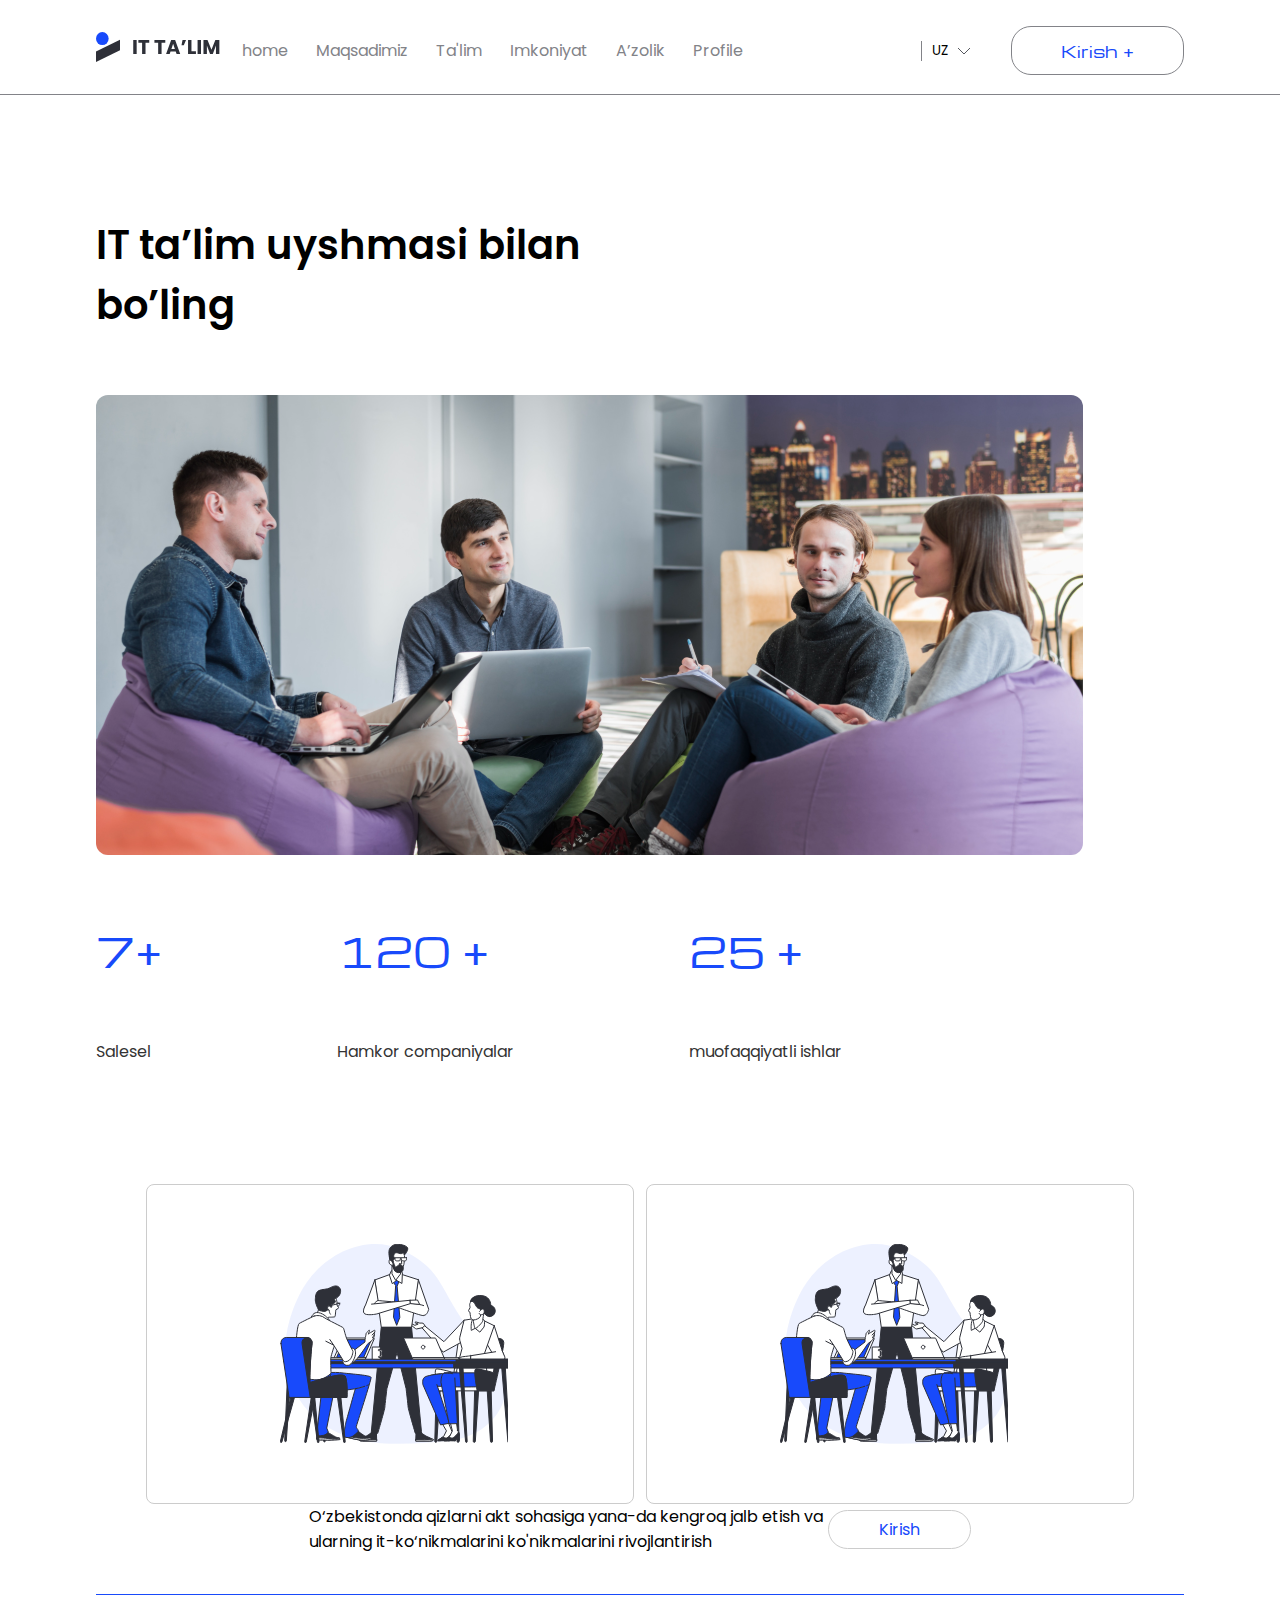
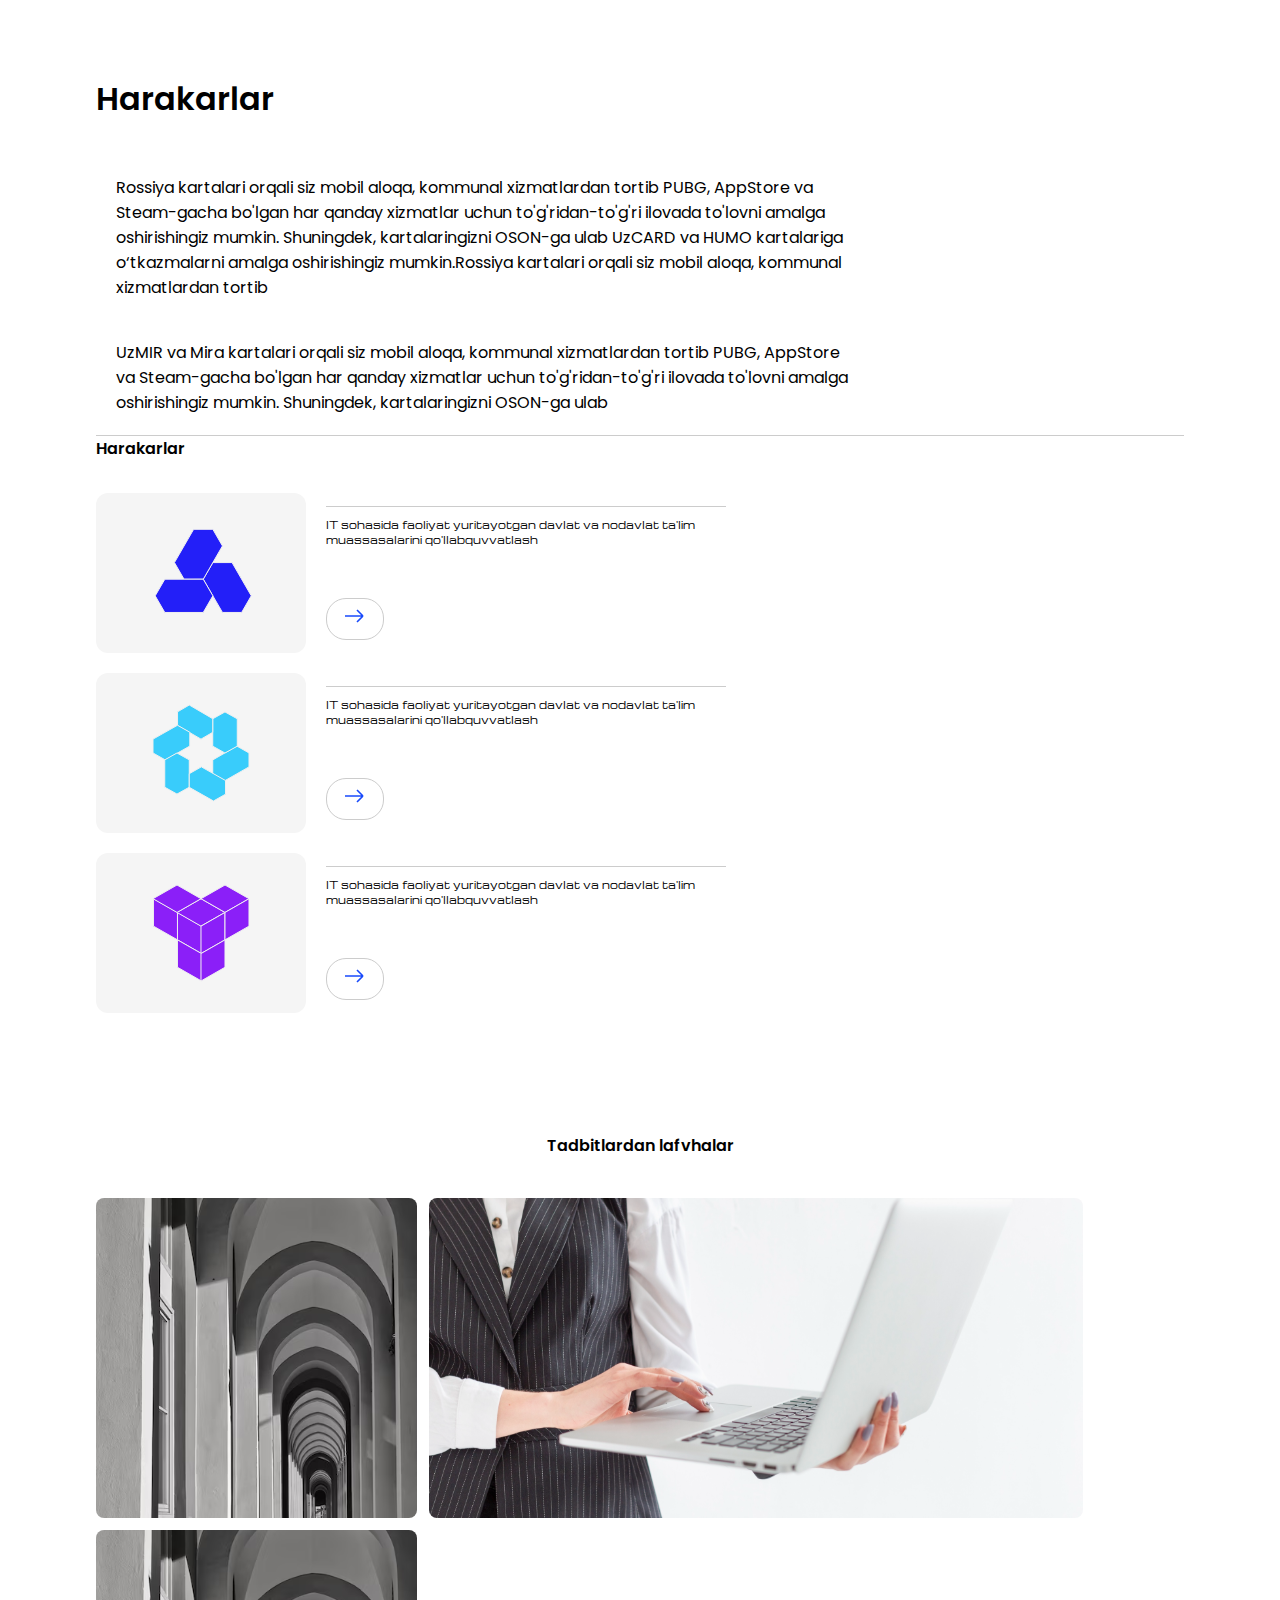
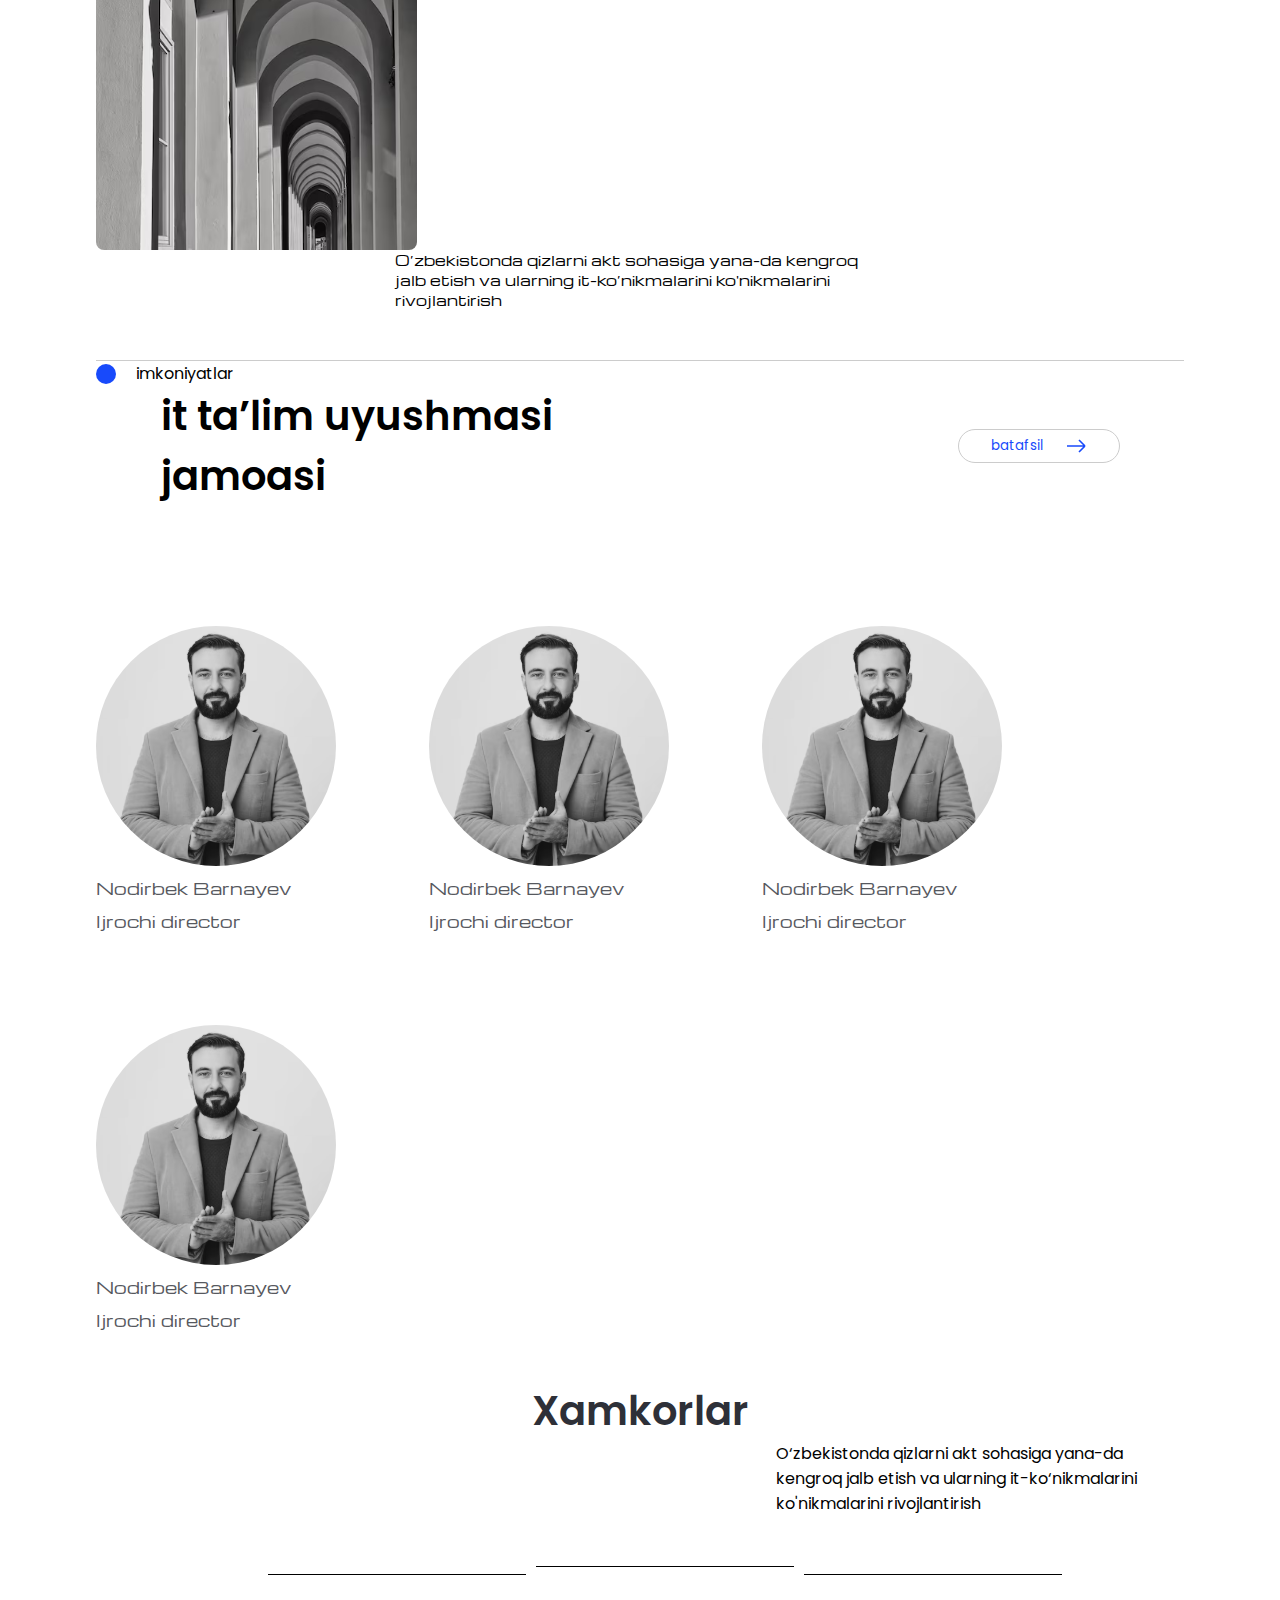
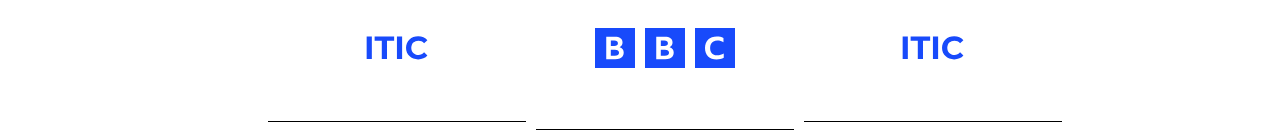
<file: pages/abaut.html>
<!DOCTYPE html>
<html lang="en">

<head>
    <meta charset="UTF-8">
    <meta name="viewport" content="width=device-width, initial-scale=1.0">
    <link rel="stylesheet" href="../css/about.min.css">
    <title>Document</title>
</head>

<body>
    <header class="header">
        <nav class="headder_nav container">
            <div class="header_nav-left">
                <div class="header_nav-logo"><a href="abaut.html"><img src="../images/logo.svg" alt="logo"></a></div>
                <ul class="header_nav-list">
                    <li class="header_nav-link">
                        <a href="../index.html">home</a>
                    </li>
                    <li class="header_nav-link">
                        <a href="./maqsadimiz.html">Maqsadimiz</a>
                    </li>
                    <li class="header_nav-link">
                        <a href="./talim.html">Ta'lim</a>
                    </li>
                    <li class="header_nav-link">
                        <a href="#">Imkoniyat</a>
                    </li>
                    <li class="header_nav-link">
                        <a href="#">A’zolik</a>
                    </li>
                    <li class="header_nav-link">
                        <a href="#">Profile</a>
                    </li>
                </ul>


            </div>
            <div class="header_nav-right">
                <i class="fa-solid fa-bars"></i>
                <button type="menu" class="header-btn-menu">
                    <span class="headder_btn-menu">
                        <p>UZ</p>
                        <img src="../images/strelkab.svg" alt="strelka-bottom">
                    </span>
                </button>

                <button type="submit" class="header_btn-submit">
                    <p>Kirish +</p>
                </button>

            </div>

        </nav>
    </header>

    <section class="about_hero container">
        <div class="about_wrapper">
            <p class="about_title">
                IT ta’lim uyshmasi bilan bo’ling
            </p>

            <div class="about_hero-img">
                <img src="../images/Business concept with team close up.svg" alt="">
            </div>

            <div class="about_hero-bottom">
                <div class="about-bottom-info">
                    <p class="about_hero-bottom-info">
                        7+
                    </p>

                    <p class="about_hero-bottom-desc">
                        Salesel
                    </p>
                </div>
                <div class="about-bottom-info">
                    <p class="about_hero-bottom-info">
                        120 +
                    </p>

                    <p class="about_hero-bottom-desc">
                        Hamkor companiyalar
                    </p>
                </div>
                <div class="about-bottom-info">
                    <p class="about_hero-bottom-info">
                        25 +
                    </p>

                    <p class="about_hero-bottom-desc">
                        muofaqqiyatli ishlar
                    </p>
                </div>
            </div>
        </div>
    </section>
    <section class="about-hero_bottom container">
        <div class="about-hero_bottom-cards">

            <div class="card">
                <img src="../images/aboutimg.svg" alt="" class="about_img">
            </div>
            <div class="card">
                <img src="../images/aboutimg.svg" alt="" class="about_img">
            </div>
        </div>

        <div class="about-hero_bottom-cards_bottom">
            <p class="about-hero_bottom-cards_bottom-desc">O‘zbekistonda qizlarni akt sohasiga yana-da kengroq jalb
                etish va ularning it-ko‘nikmalarini
                ko'nikmalarini rivojlantirish </p>
            <button type="submit" class="about-hero_bottom-cards_bottom-btn">Kirish</button>
        </div>


    </section>

    <section class="about-harakatlar container">
        <div class="about_harakatlar-wrapper">
            <p class="about_harakatlar-title">Harakarlar</p>

            <p class="about_harakatlar-wrapper-info">
                Rossiya kartalari orqali siz mobil aloqa, kommunal xizmatlardan tortib PUBG, AppStore va Steam-gacha
                bo'lgan har qanday xizmatlar uchun to'g'ridan-to'g'ri ilovada to'lovni amalga oshirishingiz mumkin.
                Shuningdek, kartalaringizni OSON-ga ulab UzCARD va HUMO kartalariga o‘tkazmalarni amalga oshirishingiz
                mumkin.Rossiya kartalari orqali siz mobil aloqa, kommunal xizmatlardan tortib
            </p>

            <p class="about_harakatlar-wrapper-info">
                UzMIR va Mira kartalari orqali siz mobil aloqa, kommunal xizmatlardan tortib PUBG, AppStore va
                Steam-gacha bo'lgan har qanday xizmatlar uchun to'g'ridan-to'g'ri ilovada to'lovni amalga oshirishingiz
                mumkin. Shuningdek, kartalaringizni OSON-ga ulab
            </p>
        </div>

    </section>


    <section class=" about-desc  container">
        <div class="about-desc-wrapper">
            <p class="about-desc-title">Harakarlar</p>


        </div>
        <div class="about-desc-cards-wrapper">
            <div class="about-desc-card">
                <img src="../images/aboutcard.svg" alt="">
                <div class="about-desc-card_left">
                    <p class="about-desc-card_left-text">IT sohasida faoliyat yuritayotgan davlat va nodavlat ta'lim
                        muassasalarini qo'llabquvvatlash</p>
                    <button class="about-desc-card_left-btn"><img src="../images/Vector 64.svg" alt=""></button>
                </div>
            </div>
            <div class="about-desc-card">
                <img src="../images/2.svg" alt="">
                <div class="about-desc-card_left">
                    <p class="about-desc-card_left-text">IT sohasida faoliyat yuritayotgan davlat va nodavlat ta'lim
                        muassasalarini qo'llabquvvatlash</p>
                    <button class="about-desc-card_left-btn"><img src="../images/Vector 64.svg" alt=""></button>
                </div>
            </div>
            <div class="about-desc-card">
                <img src="../images/3.svg" alt="">
                <div class="about-desc-card_left">
                    <p class="about-desc-card_left-text">IT sohasida faoliyat yuritayotgan davlat va nodavlat ta'lim
                        muassasalarini qo'llabquvvatlash</p>
                    <button class="about-desc-card_left-btn"><img src="../images/Vector 64.svg" alt=""></button>
                </div>
            </div>
        </div>


    </section>

    <section class="tadbitlar container">
        <div class="tadbitlar_wrapper">
            <p class="tadbitlar_title">Tadbitlardan lafvhalar</p>

        </div>

        <div class="tadbitlar-images">
            <img src="../images/t1.svg" alt="">
            <img src="../images/t2.svg" alt="">
            <img src="../images/t1.svg" alt="">
        </div>

        <div class="tadbitlar_wrapper">
            <p class="tadbitlar-text">
                O‘zbekistonda qizlarni akt sohasiga yana-da kengroq jalb etish va ularning it-ko‘nikmalarini
                ko'nikmalarini rivojlantirish
            </p>
        </div>
    </section>

    <section class="talimuyushmasi container">
        <span class="partniyorlar_top">
            <img src="../images/bluesrcle.svg" alt="">
            <p>imkoniyatlar</p>
        </span>

        <div class="talimuyushmasi_wrapper">
            <p class="talimuyushmasi_title">it ta’lim uyushmasi jamoasi</p>
            <button class="talimuyushmasi_top-btn">
                <span class="top-btn">
                    <p>batafsil</p>
                    <img src="../images/Vector 64.svg" alt="">
                </span>
            </button>
        </div>

        <div class="talimuyushmasi_cards">
            <div class="talimuyushmasi_card">
                <img src="../images/nodirbek.svg" alt="">
                <p class="talimuyushmasi-card_info">Nodirbek Barnayev</p>
                <p class="talimuyushmasi-card_desc">Ijrochi director</p>
            </div>
            <div class="talimuyushmasi_card">
                <img src="../images/nodirbek.svg" alt="">
                <p class="talimuyushmasi-card_info">Nodirbek Barnayev</p>
                <p class="talimuyushmasi-card_desc">Ijrochi director</p>
            </div>
            <div class="talimuyushmasi_card">
                <img src="../images/nodirbek.svg" alt="">
                <p class="talimuyushmasi-card_info">Nodirbek Barnayev</p>
                <p class="talimuyushmasi-card_desc">Ijrochi director</p>
            </div>
            <div class="talimuyushmasi_card">
                <img src="../images/nodirbek.svg" alt="">
                <p class="talimuyushmasi-card_info">Nodirbek Barnayev</p>
                <p class="talimuyushmasi-card_desc">Ijrochi director</p>
            </div>
        </div>
    </section>

    <section class="partniyorlar container">
        <span class="partniyorlar_top">
            <img src="../images/bluesrcle.svg" alt="">
            <p>imkoniyatlarf</p>
        </span>

        <div class="wrapper_title">
            <p class="partniyorlar_title">
                Xamkorlar
            </p>
        </div>
        <div class="wrapper_desc">
            <p class="partniyorlar_desc">
                O‘zbekistonda qizlarni akt sohasiga yana-da kengroq jalb etish va ularning it-ko‘nikmalarini ko'nikmalarini rivojlantirish 
            </p>
        </div>

        <div class="wrapper_cards-bottom">
            <div class="card-partniyorlar">
                <img src="../images/ITIC.svg" alt="" class="card_partniyorlar_text">
            </div>
            <div class="card-partniyorlar">
                <img src="../images/BBC_Logo_2021 3.svg" alt="" class="card_partniyorlar_text">
            </div>
            <div class="card-partniyorlar">
                <img src="../images/ITIC.svg" alt="" class="card_partniyorlar_text">
            </div>
        </div>
    </section>
</body>

</html>
</file>
<file: css/about.min.css>
@import"https://fonts.googleapis.com/css2?family=Michroma&display=swap";@import"https://fonts.googleapis.com/css2?family=Poppins:ital,wght@0,100;0,200;0,300;0,400;0,500;0,600;0,700;0,800;0,900;1,100;1,200;1,300;1,400;1,500;1,600;1,700;1,800;1,900&display=swap";.header{padding-top:26px;border-bottom:1px solid #828388;padding-bottom:19px}.header .headder_nav{display:flex;align-items:center;justify-content:space-between}.header .headder_nav .header_nav-left{display:flex;align-items:center;gap:96px}.header .headder_nav .header_nav-left .header_nav-list{display:flex;align-items:center;gap:28px;color:#828388}.header .headder_nav .header_nav-left .header_nav-list{display:none}.header .headder_nav .header_nav-right{display:flex;align-items:center;gap:20px}.header .headder_nav .header_nav-right .header-btn-menu{background-color:rgba(0,0,0,0);border:none;border-left:1px solid #828388;padding-left:10px}.header .headder_nav .header_nav-right .header-btn-menu .headder_btn-menu{display:flex;gap:8px}.header .headder_nav .header_nav-right .header_btn-submit{padding:8px 20px;border:1px solid #828388;border-radius:20px;display:none;align-items:center;gap:16px;background-color:rgba(0,0,0,0)}.header .headder_nav .header_nav-right .header_btn-submit p{color:#184afb;font-size:12px;font-weight:200;font-family:"Michroma",sans-serif}@media(min-width: 660px){.header{padding-top:26px}.header .headder_nav{display:flex;justify-content:space-between}.header .headder_nav .header_nav-left{display:flex;align-items:center;gap:96px}.header .headder_nav .header_nav-left .header_nav-list{display:flex;align-items:center;gap:28px;color:#828388}.header .headder_nav .header_nav-left .header_nav-list{display:none}.header .headder_nav .header_nav-right{display:flex;align-items:center;gap:40px}.header .headder_nav .header_nav-right .header-btn-menu{background-color:rgba(0,0,0,0);border:none;border-left:1px solid #828388}.header .headder_nav .header_nav-right .header-btn-menu .headder_btn-menu{display:flex;gap:8px}.header .headder_nav .header_nav-right .header_btn-submit{padding:12px 49px;border:1px solid #828388;border-radius:20px;display:flex;align-items:center;gap:16px;background-color:rgba(0,0,0,0)}.header .headder_nav .header_nav-right .header_btn-submit p{color:#184afb;font-size:16px;font-weight:400;font-family:"Michroma",sans-serif}}@media(min-width: 1081px){.header{padding-top:26px}.header .headder_nav{display:flex;justify-content:space-between}.header .headder_nav .header_nav-left{display:flex;align-items:center;gap:20px}.header .headder_nav .header_nav-left .header_nav-list{display:flex;align-items:center;gap:28px;color:#828388}.header .headder_nav .header_nav-left .header_nav-list{display:flex}.header .headder_nav .header_nav-right{display:flex;align-items:center;gap:40px}.header .headder_nav .header_nav-right i{display:none}.header .headder_nav .header_nav-right .header-btn-menu{background-color:rgba(0,0,0,0);border:none;border-left:1px solid #828388}.header .headder_nav .header_nav-right .header-btn-menu .headder_btn-menu{display:flex;gap:8px}.header .headder_nav .header_nav-right .header_btn-submit{padding:12px 49px;border:1px solid #828388;border-radius:20px;display:flex;align-items:center;gap:16px;background-color:rgba(0,0,0,0)}.header .headder_nav .header_nav-right .header_btn-submit p{color:#184afb;font-size:16px;font-weight:400;font-family:"Michroma",sans-serif}}@media(min-width: 1440px){.header{padding-top:26px}.header .headder_nav{display:flex;justify-content:space-between}.header .headder_nav .header_nav-left{display:flex;align-items:center;gap:96px}.header .headder_nav .header_nav-left .header_nav-list{display:flex;align-items:center;gap:28px;color:#828388}.header .headder_nav .header_nav-left .header_nav-list{display:flex}.header .headder_nav .header_nav-right{display:flex;align-items:center;gap:75px}.header .headder_nav .header_nav-right i{display:none}.header .headder_nav .header_nav-right .header-btn-menu{background-color:rgba(0,0,0,0);border:none;border-left:1px solid #828388}.header .headder_nav .header_nav-right .header-btn-menu .headder_btn-menu{display:flex;gap:8px}.header .headder_nav .header_nav-right .header_btn-submit{padding:12px 49px;border:1px solid #828388;border-radius:20px;display:flex;align-items:center;gap:16px;background-color:rgba(0,0,0,0)}.header .headder_nav .header_nav-right .header_btn-submit p{color:#184afb;font-size:16px;font-weight:400;font-family:"Michroma",sans-serif}}*{margin:0;padding:0;box-sizing:border-box;font-family:"Poppins",sans-serif;text-decoration:none;list-style-type:none}.container{width:85%;margin:0 auto;max-width:1440px}button{cursor:pointer}a{color:inherit}.about_hero .about_wrapper{margin-top:120px;display:flex;flex-direction:column;align-items:start;justify-content:center;gap:60px}.about_hero .about_wrapper .about_title{font-size:20px;font-weight:600;width:223px}.about_hero .about_hero-bottom{display:flex;align-items:center;gap:100px}.about_hero .about_hero-bottom .about_hero-bottom-info{font-size:20px;font-weight:200;color:#184afb;font-family:Michroma;padding-bottom:30px}.about_hero .about_hero-bottom .about_hero-bottom-desc{font-size:10px;font-weight:400;color:#333}@media(min-width: 768px){.about_hero .about_wrapper{margin-top:120px;display:flex;flex-direction:column;align-items:start;justify-content:center;gap:60px}.about_hero .about_wrapper .about_title{font-size:30px;font-weight:600;width:290px}.about_hero .about_hero-bottom{display:flex;align-items:center;gap:175px}.about_hero .about_hero-bottom .about_hero-bottom-info{font-size:30px;font-weight:200;color:#184afb;font-family:Michroma;padding-bottom:45px}.about_hero .about_hero-bottom .about_hero-bottom-desc{font-size:16px;font-weight:400;color:#333}}@media(min-width: 768px){.about_hero .about_wrapper{margin-top:120px;display:flex;flex-direction:column;align-items:start;justify-content:center;gap:60px}.about_hero .about_wrapper .about_title{font-size:40px;font-weight:600;width:493px}.about_hero .about_hero-bottom{display:flex;align-items:center;gap:175px}.about_hero .about_hero-bottom .about_hero-bottom-info{font-size:40px;font-weight:400;color:#184afb;font-family:Michroma;padding-bottom:60px}.about_hero .about_hero-bottom .about_hero-bottom-desc{font-size:16px;font-weight:400;color:#333}}.about-hero_bottom{padding-bottom:40px;border-bottom:1px solid #184afb}.about-hero_bottom .about-hero_bottom-cards{padding-top:120px;display:flex;flex-direction:column;align-items:center;justify-content:center;gap:12px}.about-hero_bottom .about-hero_bottom-cards .card{display:flex;align-items:center;justify-content:center;width:488px;height:320px;border:1px solid #ccc;border-radius:8px}.about-hero_bottom .about-hero_bottom-cards_bottom-desc{font-size:10px;font-weight:400;width:300px}.about-hero_bottom .about-hero_bottom-cards_bottom-btn{font-size:16px;font-weight:400;color:#184afb;padding:5px 40px;border-radius:20px;background-color:rgba(0,0,0,0);border:1px solid #ccc}.about-hero_bottom .about-hero_bottom-cards_bottom{display:flex;align-items:center;justify-content:center}@media(min-width: 768px){.about-hero_bottom .about-hero_bottom-cards{padding-top:120px;display:flex;flex-direction:column;align-items:center;justify-content:center;gap:12px}.about-hero_bottom .about-hero_bottom-cards .card{display:flex;align-items:center;justify-content:center;width:488px;height:320px;border:1px solid #ccc;border-radius:8px}.about-hero_bottom .about-hero_bottom-cards_bottom-desc{font-size:16px;font-weight:400;width:400px}.about-hero_bottom .about-hero_bottom-cards_bottom-btn{font-size:16px;font-weight:400;color:#184afb;padding:6px 50px;border-radius:20px;background-color:rgba(0,0,0,0);border:1px solid #ccc}.about-hero_bottom .about-hero_bottom-cards_bottom{display:flex;align-items:center;justify-content:center}}@media(min-width: 992px){.about-hero_bottom .about-hero_bottom-cards{padding-top:120px;display:flex;flex-direction:row;align-items:center;justify-content:center;gap:12px}.about-hero_bottom .about-hero_bottom-cards .card{display:flex;align-items:center;justify-content:center;width:488px;height:320px;border:1px solid #ccc;border-radius:8px}.about-hero_bottom .about-hero_bottom-cards_bottom-desc{font-size:16px;font-weight:400;width:519px}.about-hero_bottom .about-hero_bottom-cards_bottom-btn{font-size:16px;font-weight:400;color:#184afb;padding:6px 50px;border-radius:20px;background-color:rgba(0,0,0,0);border:1px solid #ccc}.about-hero_bottom .about-hero_bottom-cards_bottom{display:flex;align-items:center;justify-content:center}}.about-harakatlar{border-bottom:1px solid #ccc;padding-top:80px}.about-harakatlar .about_harakatlar-wrapper{display:flex;flex-direction:column;align-items:start;justify-content:center}.about-harakatlar .about_harakatlar-wrapper .about_harakatlar-title{font-size:26px;font-weight:600;padding-bottom:32px}.about-harakatlar .about_harakatlar-wrapper .about_harakatlar-wrapper-info{padding:20px;font-size:14px;font-weight:400;width:500px}@media(min-width: 768px){.about-harakatlar{border-bottom:1px solid #ccc;padding-top:80px}.about-harakatlar .about_harakatlar-wrapper{display:flex;flex-direction:column;align-items:start;justify-content:center}.about-harakatlar .about_harakatlar-wrapper .about_harakatlar-title{font-size:26px;font-weight:600;padding-bottom:32px}.about-harakatlar .about_harakatlar-wrapper .about_harakatlar-wrapper-info{padding:20px;font-size:46px;font-weight:400;width:600px}}@media(min-width: 992px){.about-harakatlar{border-bottom:1px solid #ccc;padding-top:80px}.about-harakatlar .about_harakatlar-wrapper{display:flex;flex-direction:column;align-items:start;justify-content:center}.about-harakatlar .about_harakatlar-wrapper .about_harakatlar-title{font-size:32px;font-weight:600;padding-bottom:32px}.about-harakatlar .about_harakatlar-wrapper .about_harakatlar-wrapper-info{padding:20px;font-size:16px;font-weight:400;width:782px}}.about-desc .about-desc-wrapper{display:flex;align-items:center;justify-content:start}.about-desc .about-desc-wrapper .about-desc-title{font-size:16px;font-weight:600;padding-bottom:32px}.about-desc .about-desc-cards-wrapper{display:flex;flex-direction:column;align-items:start;justify-content:center;gap:20px}.about-desc .about-desc-cards-wrapper .about-desc-card{display:flex;align-items:center;gap:20px}.about-desc .about-desc-cards-wrapper .about-desc-card_left-text{border-top:1px solid #ccc;padding-top:10px;padding-bottom:51px;font-size:10px;font-weight:400;font-family:Michroma;width:400px}.about-desc .about-desc-cards-wrapper .about-desc-card_left-btn{padding:10px 18px;border-radius:20px;border:1px solid #ccc;background-color:rgba(0,0,0,0)}@media(min-with: 768px){.about-desc .about-desc-wrapper{display:flex;align-items:center;justify-content:start}.about-desc .about-desc-wrapper .about-desc-title{font-size:28px;font-weight:600;padding-bottom:32px}.about-desc .about-desc-cards-wrapper{display:flex;flex-direction:column;align-items:start;justify-content:center;gap:20px}.about-desc .about-desc-cards-wrapper .about-desc-card{display:flex;align-items:center;gap:20px}.about-desc .about-desc-cards-wrapper .about-desc-card_left-text{border-top:1px solid #ccc;padding-top:10px;padding-bottom:51px;font-size:16px;font-weight:400;font-family:Michroma;width:48x0px}.about-desc .about-desc-cards-wrapper .about-desc-card_left-btn{padding:10px 18px;border-radius:20px;border:1px solid #ccc;background-color:rgba(0,0,0,0)}}@media(min-with: 992px){.about-desc .about-desc-wrapper{display:flex;align-items:center;justify-content:start}.about-desc .about-desc-wrapper .about-desc-title{font-size:32px;font-weight:600;padding-bottom:32px}.about-desc .about-desc-cards-wrapper{display:flex;flex-direction:column;align-items:start;justify-content:center;gap:20px}.about-desc .about-desc-cards-wrapper .about-desc-card{display:flex;align-items:center;gap:20px}.about-desc .about-desc-cards-wrapper .about-desc-card_left-text{border-top:1px solid #ccc;padding-top:10px;padding-bottom:51px;font-size:16px;font-weight:400;font-family:Michroma;width:780px}.about-desc .about-desc-cards-wrapper .about-desc-card_left-btn{padding:10px 18px;border-radius:20px;border:1px solid #ccc;background-color:rgba(0,0,0,0)}}.tadbitlar{border-bottom:1px solid #ccc}.tadbitlar .tadbitlar_wrapper{display:flex;align-items:center;justify-content:center}.tadbitlar .tadbitlar_wrapper .tadbitlar_title{padding-top:120px;font-size:16px;font-weight:600}.tadbitlar .tadbitlar_wrapper .tadbitlar-text{font-size:14px;font-weight:400;font-family:Michroma;width:490px;padding-bottom:50px}.tadbitlar .tadbitlar-images{padding-top:40px;display:flex;flex-wrap:wrap;gap:12px}.talimuyushmasi .partniyorlar_top{display:flex;align-items:center;gap:20px}.talimuyushmasi .talimuyushmasi_wrapper{display:flex;align-items:center;justify-content:center;gap:150px}.talimuyushmasi .talimuyushmasi_title{font-size:20px;font-weight:600;width:200px}.talimuyushmasi .talimuyushmasi_top-btn{border:1px solid #ccc;border-radius:20px;background-color:rgba(0,0,0,0);display:none}.talimuyushmasi .talimuyushmasi_top-btn .top-btn{display:flex;gap:24px;padding:6px 32px;color:#184afb}.talimuyushmasi .talimuyushmasi_cards{margin-top:120px;display:flex;align-items:center;flex-wrap:wrap;gap:93px}.talimuyushmasi .talimuyushmasi_cards .talimuyushmasi_card{display:flex;flex-direction:column;gap:10px}.talimuyushmasi .talimuyushmasi_cards .talimuyushmasi-card_info{font-size:8px;font-weight:400;font-family:Michroma;color:#56585e}.talimuyushmasi .talimuyushmasi_cards .talimuyushmasi-card_desc{font-size:8px;font-weight:400;font-family:Michroma;color:#56585e}@media(min-width: 768px){.talimuyushmasi .partniyorlar_top{display:flex;align-items:center;gap:20px}.talimuyushmasi .talimuyushmasi_wrapper{display:flex;align-items:center;justify-content:center;gap:200px}.talimuyushmasi .talimuyushmasi_title{font-size:30px;font-weight:600;width:200px}.talimuyushmasi .talimuyushmasi_top-btn{border:1px solid #ccc;border-radius:20px;background-color:rgba(0,0,0,0);display:block}.talimuyushmasi .talimuyushmasi_top-btn .top-btn{display:flex;gap:24px;padding:6px 32px;color:#184afb}.talimuyushmasi .talimuyushmasi_cards{margin-top:120px;display:flex;align-items:center;flex-wrap:wrap;gap:93px}.talimuyushmasi .talimuyushmasi_cards .talimuyushmasi_card{display:flex;flex-direction:column;gap:10px}.talimuyushmasi .talimuyushmasi_cards .talimuyushmasi-card_info{font-size:16px;font-weight:400;font-family:Michroma;color:#56585e}.talimuyushmasi .talimuyushmasi_cards .talimuyushmasi-card_desc{font-size:16px;font-weight:400;font-family:Michroma;color:#56585e}}@media(min-width: 768px){.talimuyushmasi .partniyorlar_top{display:flex;align-items:center;gap:20px}.talimuyushmasi .talimuyushmasi_wrapper{display:flex;align-items:center;justify-content:center;gap:365px}.talimuyushmasi .talimuyushmasi_title{font-size:40px;font-weight:600;width:432px}.talimuyushmasi .talimuyushmasi_top-btn{border:1px solid #ccc;border-radius:20px;background-color:rgba(0,0,0,0);display:block}.talimuyushmasi .talimuyushmasi_top-btn .top-btn{display:flex;gap:24px;padding:6px 32px;color:#184afb}.talimuyushmasi .talimuyushmasi_cards{margin-top:120px;display:flex;align-items:center;flex-wrap:wrap;gap:93px}.talimuyushmasi .talimuyushmasi_cards .talimuyushmasi_card{display:flex;flex-direction:column;gap:10px}.talimuyushmasi .talimuyushmasi_cards .talimuyushmasi-card_info{font-size:16px;font-weight:400;font-family:Michroma;color:#56585e}.talimuyushmasi .talimuyushmasi_cards .talimuyushmasi-card_desc{font-size:16px;font-weight:400;font-family:Michroma;color:#56585e}}.partniyorlar{margin-top:50px}.partniyorlar .partniyorlar_top{display:none;align-items:center;gap:20px}.partniyorlar .wrapper_title{display:flex;justify-content:center}.partniyorlar .wrapper_title .partniyorlar_title{font-size:20px;font-weight:600;color:#2e3038}.partniyorlar .wrapper_desc{display:flex;justify-content:end}.partniyorlar .wrapper_desc .partniyorlar_desc{font-size:8px;font-weight:400;width:204px}.partniyorlar .wrapper_cards-bottom{padding-left:50px;flex-direction:column;display:flex;align-items:center;justify-content:center;gap:10px}.partniyorlar .wrapper_cards-bottom .card-partniyorlar{border-top:1px solid #000;border-bottom:1px solid #000;display:flex;align-items:center;justify-content:center;width:258px}.partniyorlar .wrapper_cards-bottom .card-partniyorlar .card_partniyorlar_text{padding:61px}@media(min-width: 768px){.partniyorlar{margin-top:50px}.partniyorlar .partniyorlar_top{display:none;align-items:center;gap:20px}.partniyorlar .wrapper_title{display:flex;justify-content:center}.partniyorlar .wrapper_title .partniyorlar_title{font-size:30px;font-weight:600;color:#2e3038}.partniyorlar .wrapper_desc{display:flex;justify-content:end}.partniyorlar .wrapper_desc .partniyorlar_desc{font-size:16px;font-weight:400;width:306px}.partniyorlar .wrapper_cards-bottom{padding-left:50px;flex-direction:row;display:flex;align-items:center;justify-content:center;gap:10px}.partniyorlar .wrapper_cards-bottom .card-partniyorlar{border-top:1px solid #000;border-bottom:1px solid #000;display:flex;align-items:center;justify-content:center;width:258px}.partniyorlar .wrapper_cards-bottom .card-partniyorlar .card_partniyorlar_text{padding:61px}}@media(min-width: 992px){.partniyorlar{margin-top:50px}.partniyorlar .partniyorlar_top{display:none;align-items:center;gap:20px}.partniyorlar .wrapper_title{display:flex;justify-content:center}.partniyorlar .wrapper_title .partniyorlar_title{font-size:40px;font-weight:600;color:#2e3038}.partniyorlar .wrapper_desc{display:flex;justify-content:end}.partniyorlar .wrapper_desc .partniyorlar_desc{font-size:16px;font-weight:400;width:408px}.partniyorlar .wrapper_cards-bottom{padding-top:50px;padding-left:50px;flex-direction:row;display:flex;align-items:center;justify-content:center;gap:10px}.partniyorlar .wrapper_cards-bottom .card-partniyorlar{border-top:1px solid #000;border-bottom:1px solid #000;display:flex;align-items:center;justify-content:center;width:258px}.partniyorlar .wrapper_cards-bottom .card-partniyorlar .card_partniyorlar_text{padding:61px}}
</file>
